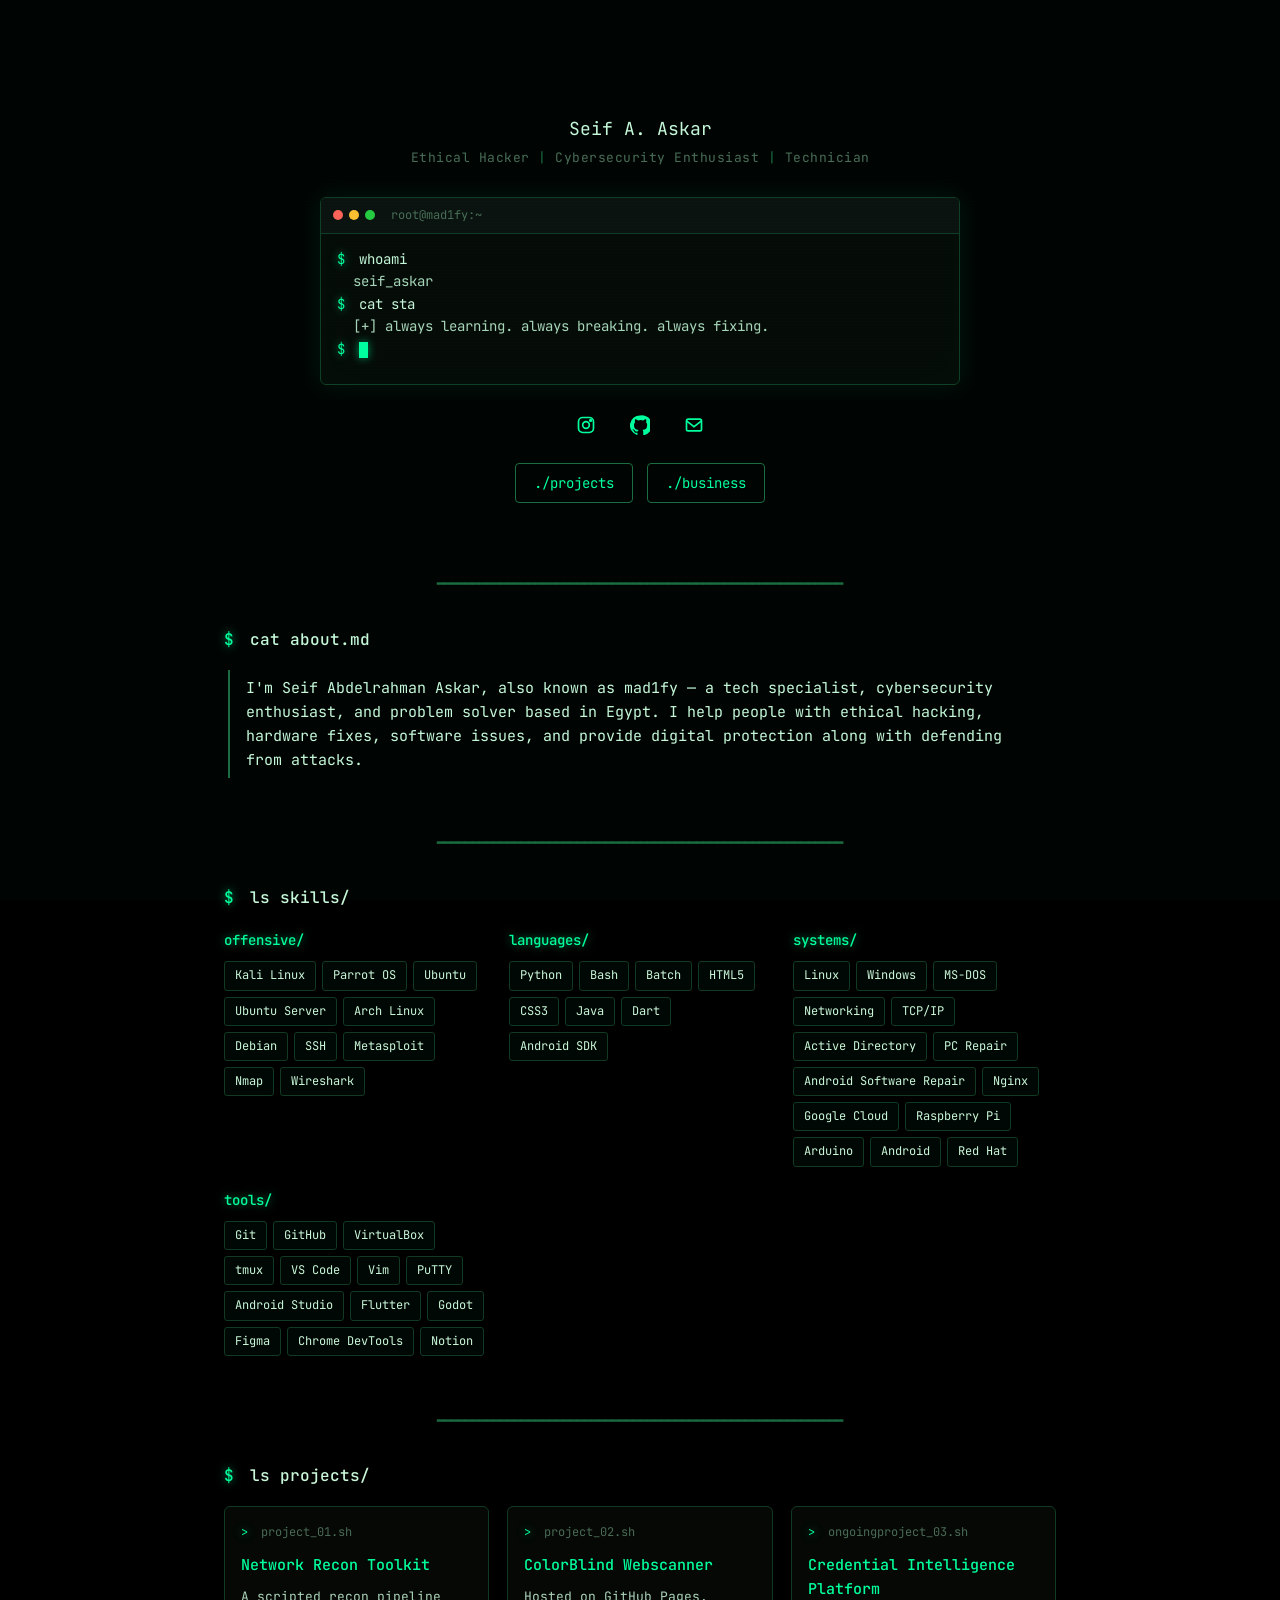
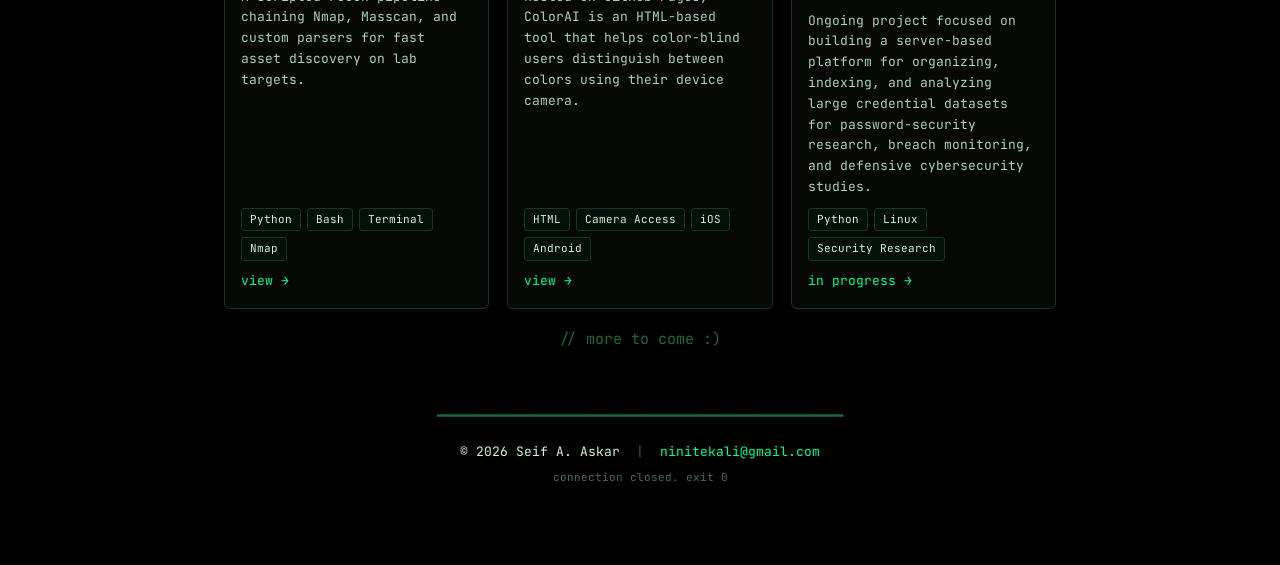
<file: index.html>
<!doctype html>
<html lang="en">
<head>
<meta charset="utf-8" />
<meta name="viewport" content="width=device-width, initial-scale=1" />
<title>mad1fy — Seif A. Askar | Ethical Hacker & Cybersecurity</title>
<meta name="description" content="Seif A. Askar (mad1fy) — Ethical Hacker, Cybersecurity Enthusiast, Technician. Projects, skills and contact." />
<meta name="author" content="Seif A. Askar" />
<meta property="og:title" content="mad1fy — Seif A. Askar" />
<meta property="og:description" content="Ethical Hacker | Cybersecurity Enthusiast | Technician" />
<meta name="google-site-verification" content="googlef3fccd42739c65c3.html">
<meta property="og:type" content="website" />
<meta name="twitter:card" content="summary" />
<link rel="icon" type="image/svg+xml" href="assets/favicon.svg" />
<link rel="preconnect" href="https://fonts.googleapis.com" />
<link rel="preconnect" href="https://fonts.gstatic.com" crossorigin />
<link href="https://fonts.googleapis.com/css2?family=JetBrains+Mono:wght@400;500;700&display=swap" rel="stylesheet" />
<link rel="stylesheet" href="style.css" />
</head>
<body>

<canvas id="bg-canvas" aria-hidden="true"></canvas>

<div class="scanlines" aria-hidden="true"></div>
<div class="flicker" aria-hidden="true"></div>

<main class="container">

  <!-- ============ HERO ============ -->
  <section class="hero" id="top">
    <pre class="ascii" aria-label="mad1fy">
                     </pre>

    <p class="tagline">Seif A. Askar</p>
    <p class="subtag">Ethical Hacker <span class="dim">|</span> Cybersecurity Enthusiast <span class="dim">|</span> Technician</p>

    <div class="terminal" role="region" aria-label="Terminal intro">
      <div class="term-bar">
        <span class="dot red"></span><span class="dot yellow"></span><span class="dot green"></span>
        <span class="term-title">root@mad1fy:~</span>
      </div>
      <div class="term-body">
        <div class="line"><span class="prompt">$</span> <span class="typed" data-text="whoami"></span></div>
        <div class="line out">seif_askar</div>
        <div class="line"><span class="prompt">$</span> <span class="typed" data-text="cat status.txt"></span></div>
        <div class="line out">[+] always learning. always breaking. always fixing.</div>
        <div class="line"><span class="prompt">$</span> <span class="cursor">&nbsp;</span></div>
      </div>
    </div>

    <div class="socials">
      <a href="https://instagram.com/" target="_blank" rel="noopener" aria-label="Instagram">
        <svg viewBox="0 0 24 24" width="20" height="20" fill="none" stroke="currentColor" stroke-width="2"><rect x="3" y="3" width="18" height="18" rx="5"/><circle cx="12" cy="12" r="4"/><circle cx="17.5" cy="6.5" r="1" fill="currentColor"/></svg>
      </a>
      <a href="https://github.com/mad1fyJourn3y" target="_blank" rel="noopener" aria-label="GitHub">
        <svg viewBox="0 0 24 24" width="20" height="20" fill="currentColor"><path d="M12 .5a12 12 0 0 0-3.8 23.4c.6.1.8-.3.8-.6v-2c-3.3.7-4-1.6-4-1.6-.6-1.4-1.4-1.8-1.4-1.8-1.2-.8.1-.8.1-.8 1.3.1 2 1.4 2 1.4 1.1 2 3 1.4 3.8 1.1.1-.9.4-1.4.8-1.7-2.7-.3-5.5-1.3-5.5-6a4.7 4.7 0 0 1 1.3-3.3c-.1-.3-.6-1.6.1-3.4 0 0 1-.3 3.4 1.3a11.6 11.6 0 0 1 6.2 0c2.4-1.6 3.4-1.3 3.4-1.3.7 1.8.2 3.1.1 3.4a4.7 4.7 0 0 1 1.3 3.3c0 4.7-2.8 5.7-5.5 6 .4.4.8 1.1.8 2.3v3.4c0 .3.2.7.8.6A12 12 0 0 0 12 .5"/></svg>
      </a>
      <a href="mailto:ninitekali@gmail.com" aria-label="Email">
        <svg viewBox="0 0 24 24" width="20" height="20" fill="none" stroke="currentColor" stroke-width="2"><rect x="3" y="5" width="18" height="14" rx="2"/><path d="m3 7 9 7 9-7"/></svg>
      </a>
    </div>

    <div class="cta">
      <a class="btn" href="#projects">./projects</a>
      <a class="btn" href="https://supportmad1fy.github.io/" target="_blank" rel="noopener">./business</a>
    </div>
  </section>

  <div class="divider" aria-hidden="true">━━━━━━━━━━━━━━━━━━━━━━━━━━━━━━━━━━━━━━━━━━━━━━━━━━━━━━━━━━</div>

  <!-- ============ ABOUT ============ -->
  <section class="reveal" id="about">
    <h2 class="cmd"><span class="prompt">$</span> cat about.md</h2>
    <div class="block">
      <p>
        I'm Seif Abdelrahman Askar, also known as mad1fy — a tech specialist, cybersecurity enthusiast, and problem solver based in Egypt.
		I help people with ethical hacking, hardware fixes, software issues, and provide digital protection along with defending from attacks.
      </p>
    </div>
  </section>

  <div class="divider" aria-hidden="true">━━━━━━━━━━━━━━━━━━━━━━━━━━━━━━━━━━━━━━━━━━━━━━━━━━━━━━━━━━</div>

<!-- ============ SKILLS ============ -->
<section class="reveal" id="skills">
  <h2 class="cmd"><span class="prompt">$</span> ls skills/</h2>
  <div class="skills-grid">

    <div class="skill-group">
      <h3>offensive/</h3>
      <ul class="chips">
        <li>Kali Linux</li>
        <li>Parrot OS</li>
        <li>Ubuntu</li>
        <li>Ubuntu Server</li>
        <li>Arch Linux</li>
        <li>Debian</li>
        <li>SSH</li>
        <li>Metasploit</li>
        <li>Nmap</li>
        <li>Wireshark</li>
      </ul>
    </div>

    <div class="skill-group">
      <h3>languages/</h3>
      <ul class="chips">
        <li>Python</li>
        <li>Bash</li>
        <li>Batch</li>
        <li>HTML5</li>
        <li>CSS3</li>
        <li>Java</li>
        <li>Dart</li>
        <li>Android SDK</li>
      </ul>
    </div>

    <div class="skill-group">
      <h3>systems/</h3>
      <ul class="chips">
        <li>Linux</li>
        <li>Windows</li>
        <li>MS-DOS</li>
        <li>Networking</li>
        <li>TCP/IP</li>
        <li>Active Directory</li>
        <li>PC Repair</li>
        <li>Android Software Repair</li>
        <li>Nginx</li>
        <li>Google Cloud</li>
        <li>Raspberry Pi</li>
        <li>Arduino</li>
        <li>Android</li>
        <li>Red Hat</li>
      </ul>
    </div>

    <div class="skill-group">
      <h3>tools/</h3>
      <ul class="chips">
        <li>Git</li>
        <li>GitHub</li>
        <li>VirtualBox</li>
        <li>tmux</li>
        <li>VS Code</li>
        <li>Vim</li>
        <li>PuTTY</li>
        <li>Android Studio</li>
        <li>Flutter</li>
        <li>Godot</li>
        <li>Figma</li>
        <li>Chrome DevTools</li>
        <li>Notion</li>
      </ul>
    </div>

  </div>
</section>

  <div class="divider" aria-hidden="true">━━━━━━━━━━━━━━━━━━━━━━━━━━━━━━━━━━━━━━━━━━━━━━━━━━━━━━━━━━</div>

<!-- ============ PROJECTS ============ -->

<section class="reveal" id="projects">
  <h2 class="cmd"><span class="prompt">$</span> ls projects/</h2>
  <div class="proj-grid">


<article class="proj">
  <header><span class="prompt">&gt;</span> project_01.sh</header>
  <h3>Network Recon Toolkit</h3>
  <p>A scripted recon pipeline chaining Nmap, Masscan, and custom parsers for fast asset discovery on lab targets.</p>
  <ul class="chips small">
    <li>Python</li>
    <li>Bash</li>
    <li>Terminal</li>
    <li>Nmap</li>
  </ul>
  <a class="more" href="https://github.com/mad1fyJourn3y/wifiscanmad1fy">view →</a>
</article>

<article class="proj">
  <header><span class="prompt">&gt;</span> project_02.sh</header>
  <h3>ColorBlind Webscanner</h3>
  <p>Hosted on GitHub Pages, ColorAI is an HTML-based tool that helps color-blind users distinguish between colors using their device camera.</p>
  <ul class="chips small">
    <li>HTML</li>
    <li>Camera Access</li>
    <li>iOS</li>
    <li>Android</li>
  </ul>
  <a class="more" href="https://github.com/mad1fyJourn3y/colorAI">view →</a>
</article>

<article class="proj">
  <header><span class="prompt">&gt;</span> ongoingproject_03.sh</header>
  <h3>Credential Intelligence Platform</h3>
  <p>Ongoing project focused on building a server-based platform for organizing, indexing, and analyzing large credential datasets for password-security research, breach monitoring, and defensive cybersecurity studies.</p>
  <ul class="chips small">
    <li>Python</li>
    <li>Linux</li>
    <li>Security Research</li>
  </ul>
  <a class="more" href="#">in progress →</a>
</article>


  </div>
  <p class="dim center">// more to come :)</p>
</section>


  <footer>
    <div class="divider" aria-hidden="true">━━━━━━━━━━━━━━━━━━━━━━━━━━━━━━━━━━━━━━━━━━━━━━━━━━━━━━━━━━</div>
    <p>© 2026 Seif A. Askar &nbsp;<span class="dim">|</span>&nbsp; <a href="mailto:ninitekali@gmail.com">ninitekali@gmail.com</a></p>
    <p class="dim small">connection closed. exit 0</p>
  </footer>
</main>

<script src="script.js" defer></script>
</body>
</html>
</file>
<file: style.css>
:root {
  --bg: #000;
  --bg-soft: #050805;
  --fg: #c9f7d8;
  --green: #00ff9c;
  --green-dim: #1b6a3f;
  --muted: #4a6a55;
  --border: #103a23;
  --glow: 0 0 8px rgba(0, 255, 156, 0.55);
}

* { box-sizing: border-box; margin: 0; padding: 0; }

html, body {
  background: var(--bg);
  color: var(--fg);
  font-family: 'JetBrains Mono', ui-monospace, Menlo, Consolas, monospace;
  font-size: 15px;
  line-height: 1.6;
  -webkit-font-smoothing: antialiased;
  scroll-behavior: smooth;
}
/* ============ Animated Background ============ */

#bg-canvas {
  position: fixed;
  inset: 0;
  width: 100%;
  height: 100%;
  z-index: -1;
  pointer-events: none;
  background: rgba(255, 0, 0, 0.05); /* TEMP TEST */
}

.container {
position: relative;
z-index: 10;
}

.scanlines {
z-index: 50;
}

.flicker {
z-index: 49;
}

/* ============ Project Card Alignment Fix ============ */

.proj-grid {
display: grid;
gap: 18px;
grid-template-columns: repeat(auto-fit, minmax(250px, 1fr));
align-items: stretch;
}

.proj {
border: 1px solid var(--border);
border-radius: 6px;
padding: 16px;
background: var(--bg-soft);
display: flex;
flex-direction: column;
gap: 10px;
height: 100%;
}

.proj p {
flex-grow: 1;
}

.more {
margin-top: auto;
}


a { color: var(--green); text-decoration: none; }
a:hover { text-decoration: underline; text-shadow: var(--glow); }

.container {
  max-width: 880px;
  margin: 0 auto;
  padding: 48px 24px 80px;
}

/* ============ CRT effects ============ */
.scanlines {
  position: fixed; inset: 0; pointer-events: none; z-index: 50;
  background: repeating-linear-gradient(
    to bottom,
    rgba(0, 255, 156, 0.04) 0,
    rgba(0, 255, 156, 0.04) 1px,
    transparent 1px,
    transparent 3px
  );
  mix-blend-mode: overlay;
}
.flicker {
  position: fixed; inset: 0; pointer-events: none; z-index: 49;
  background: rgba(0, 255, 156, 0.015);
  animation: flicker 5s infinite;
}
@keyframes flicker {
  0%,100% { opacity: 1; }
  50% { opacity: 0.92; }
  53% { opacity: 1; }
}

/* ============ Hero ============ */
.hero { text-align: center; padding: 24px 0 16px; }

.ascii {
  display: inline-block;
  color: var(--green);
  text-shadow: var(--glow);
  font-size: 13px;
  line-height: 1.1;
  margin-bottom: 18px;
  text-align: left;
  white-space: pre;
}

.tagline { font-size: 18px; color: var(--fg); margin-top: 4px; }
.subtag  { font-size: 13px; color: var(--muted); margin-top: 4px; letter-spacing: 0.5px; }
.dim     { color: var(--green-dim); }
.hl      { color: var(--green); text-shadow: var(--glow); }

/* ============ Terminal box ============ */
.terminal {
  margin: 28px auto 24px;
  max-width: 640px;
  text-align: left;
  border: 1px solid var(--border);
  border-radius: 6px;
  background: var(--bg-soft);
  overflow: hidden;
  box-shadow: 0 0 24px rgba(0,255,156,0.08), inset 0 0 40px rgba(0,255,156,0.02);
}
.term-bar {
  display: flex; align-items: center; gap: 6px;
  padding: 8px 12px;
  background: #0a0f0c;
  border-bottom: 1px solid var(--border);
}
.dot { width: 10px; height: 10px; border-radius: 50%; display: inline-block; }
.dot.red { background: #ff5f56; } .dot.yellow { background: #ffbd2e; } .dot.green { background: #27c93f; }
.term-title { margin-left: 10px; font-size: 12px; color: var(--muted); }

.term-body { padding: 14px 16px; min-height: 150px; font-size: 14px; }
.line { white-space: pre-wrap; }
.line.out { color: var(--fg); opacity: 0.85; padding-left: 16px; }
.prompt { color: var(--green); text-shadow: var(--glow); margin-right: 6px; }
.typed::after { content: ''; }
.cursor {
  display: inline-block; width: 9px; height: 16px;
  background: var(--green); vertical-align: middle;
  box-shadow: var(--glow);
  animation: blink 1s steps(2) infinite;
}
@keyframes blink { 50% { opacity: 0; } }

/* ============ Socials + buttons ============ */
.socials { display: flex; justify-content: center; gap: 22px; margin: 18px 0 22px; color: var(--fg); }
.socials a { display: inline-flex; padding: 6px; transition: color .2s, transform .2s; }
.socials a:hover { color: var(--green); text-shadow: var(--glow); transform: translateY(-1px); }

.cta { display: flex; justify-content: center; gap: 14px; flex-wrap: wrap; }
.btn {
  border: 1px solid var(--green-dim);
  color: var(--green);
  padding: 8px 18px;
  border-radius: 4px;
  font-family: inherit;
  font-size: 14px;
  transition: all .2s ease;
  background: transparent;
}
.btn:hover {
  background: var(--green);
  color: #000;
  border-color: var(--green);
  box-shadow: var(--glow);
  text-decoration: none;
}

/* ============ Dividers + headers ============ */
.divider {
  color: var(--green-dim);
  text-align: center;
  margin: 56px 0 32px;
  font-size: 12px;
  overflow: hidden;
  white-space: nowrap;
}

.cmd {
  font-size: 16px;
  font-weight: 500;
  margin-bottom: 18px;
  color: var(--fg);
}

.block {
  border-left: 2px solid var(--green-dim);
  padding: 6px 16px;
  margin-left: 4px;
}
.block p + p { margin-top: 10px; }

/* ============ Skills ============ */
.skills-grid {
  display: grid;
  gap: 22px;
  grid-template-columns: repeat(auto-fit, minmax(220px, 1fr));
}
.skill-group h3 {
  color: var(--green);
  font-size: 14px;
  font-weight: 500;
  margin-bottom: 10px;
  text-shadow: var(--glow);
}
.chips { list-style: none; display: flex; flex-wrap: wrap; gap: 6px; }
.chips li {
  border: 1px solid var(--border);
  padding: 4px 10px;
  border-radius: 3px;
  font-size: 12px;
  color: var(--fg);
  background: rgba(0, 255, 156, 0.03);
  transition: all .15s;
}
.chips li:hover { border-color: var(--green); color: var(--green); }
.chips.small li { font-size: 11px; padding: 2px 8px; }

/* ============ Projects ============ */
.proj-grid {
  display: grid;
  gap: 18px;
  grid-template-columns: repeat(auto-fit, minmax(250px, 1fr));
}
.proj {
  border: 1px solid var(--border);
  border-radius: 6px;
  padding: 16px;
  background: var(--bg-soft);
  display: flex; flex-direction: column; gap: 10px;
  transition: border-color .2s, transform .2s, box-shadow .2s;
}
.proj:hover {
  border-color: var(--green);
  transform: translateY(-2px);
  box-shadow: 0 0 18px rgba(0,255,156,0.12);
}
.proj header { font-size: 12px; color: var(--muted); }
.proj h3 { font-size: 15px; color: var(--green); font-weight: 500; }
.proj p { font-size: 13px; color: var(--fg); opacity: 0.85; }
.more { margin-top: auto; font-size: 13px; }

.center { text-align: center; margin-top: 18px; }

/* ============ Footer ============ */
footer { text-align: center; margin-top: 24px; }
footer .divider { margin: 56px 0 16px; }
footer p { font-size: 13px; color: var(--fg); }
footer .small { font-size: 11px; color: var(--muted); margin-top: 6px; }

/* ============ Reveal animation (JS-progressive) ============ */
.js .reveal { opacity: 0; transform: translateY(12px); transition: opacity .6s ease, transform .6s ease; }
.js .reveal.in { opacity: 1; transform: none; }

/* ============ Responsive ============ */
@media (max-width: 540px) {
  .ascii { font-size: 9px; }
  .container { padding: 32px 16px 60px; }
  .term-body { font-size: 12px; }
}

@media (prefers-reduced-motion: reduce) {
  .flicker, .cursor { animation: none; }
  .reveal { opacity: 1; transform: none; transition: none; }
  html { scroll-behavior: auto; }
}
</file>
